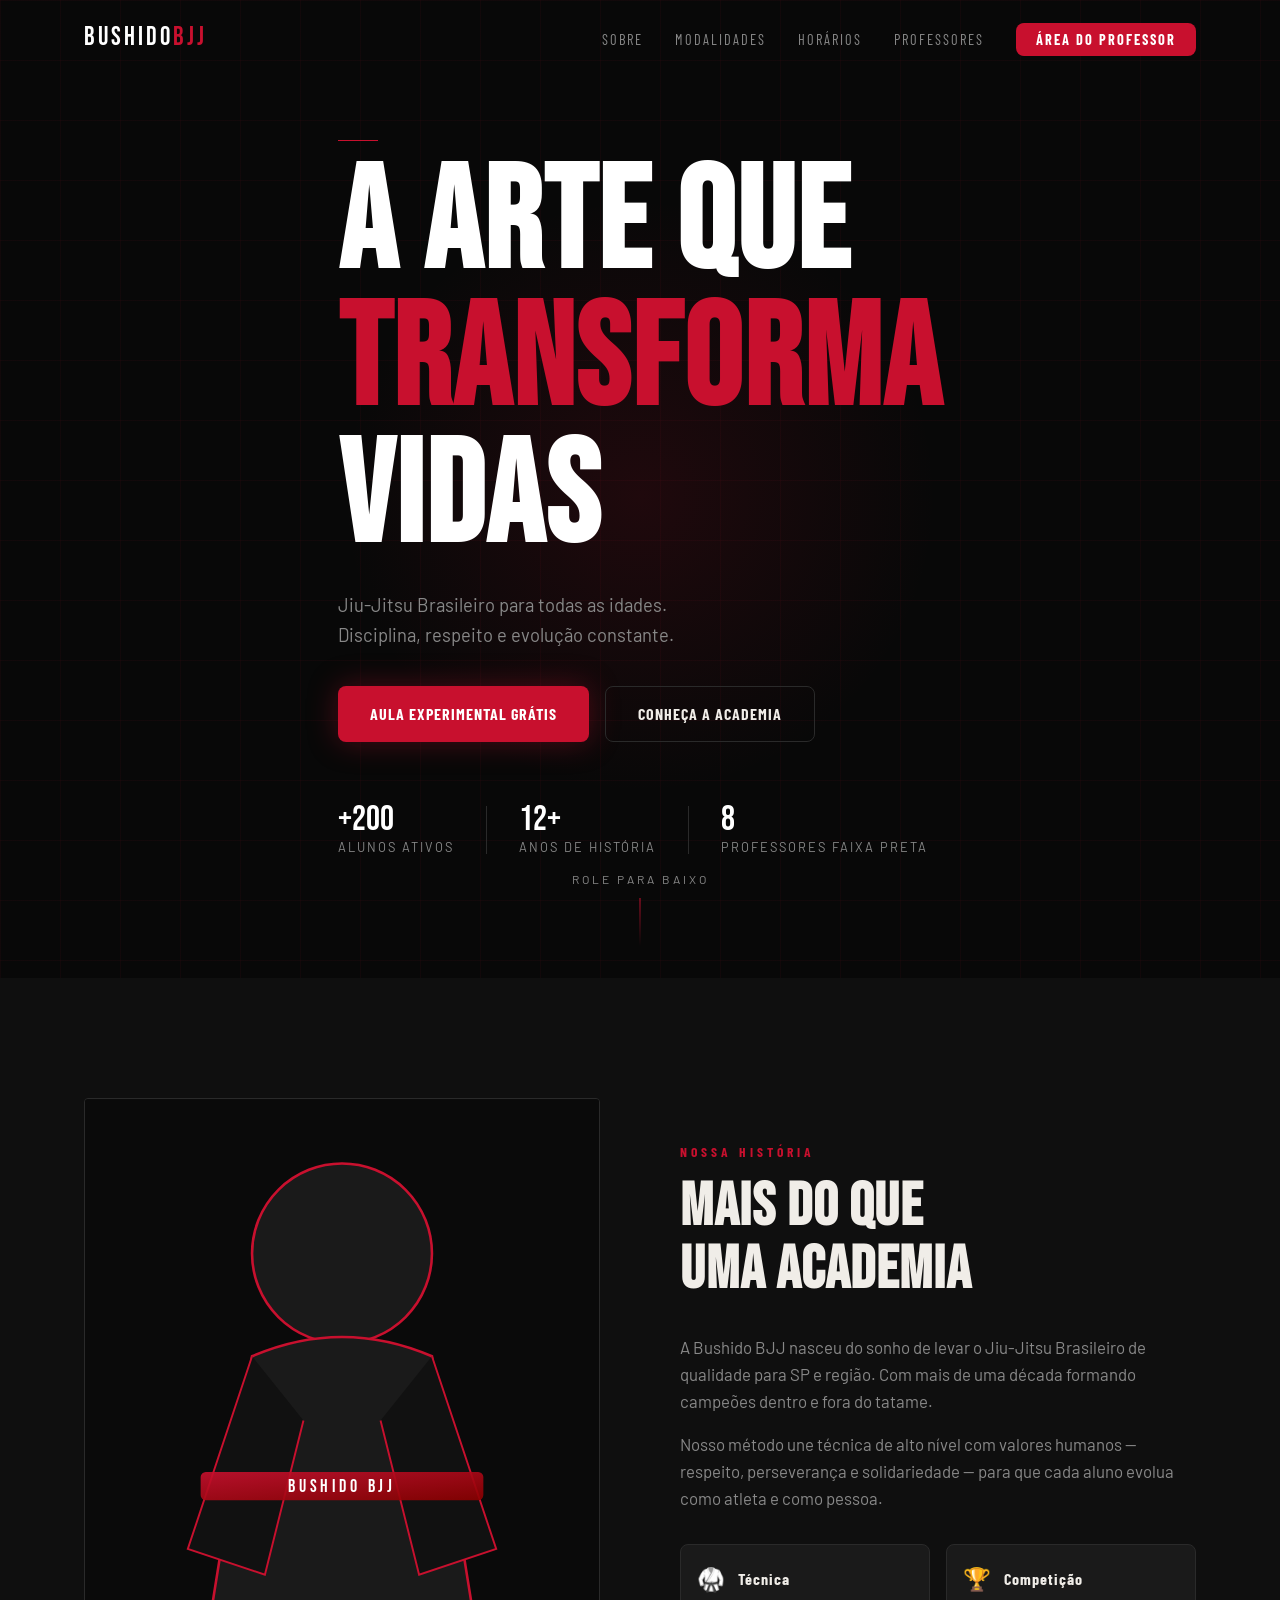
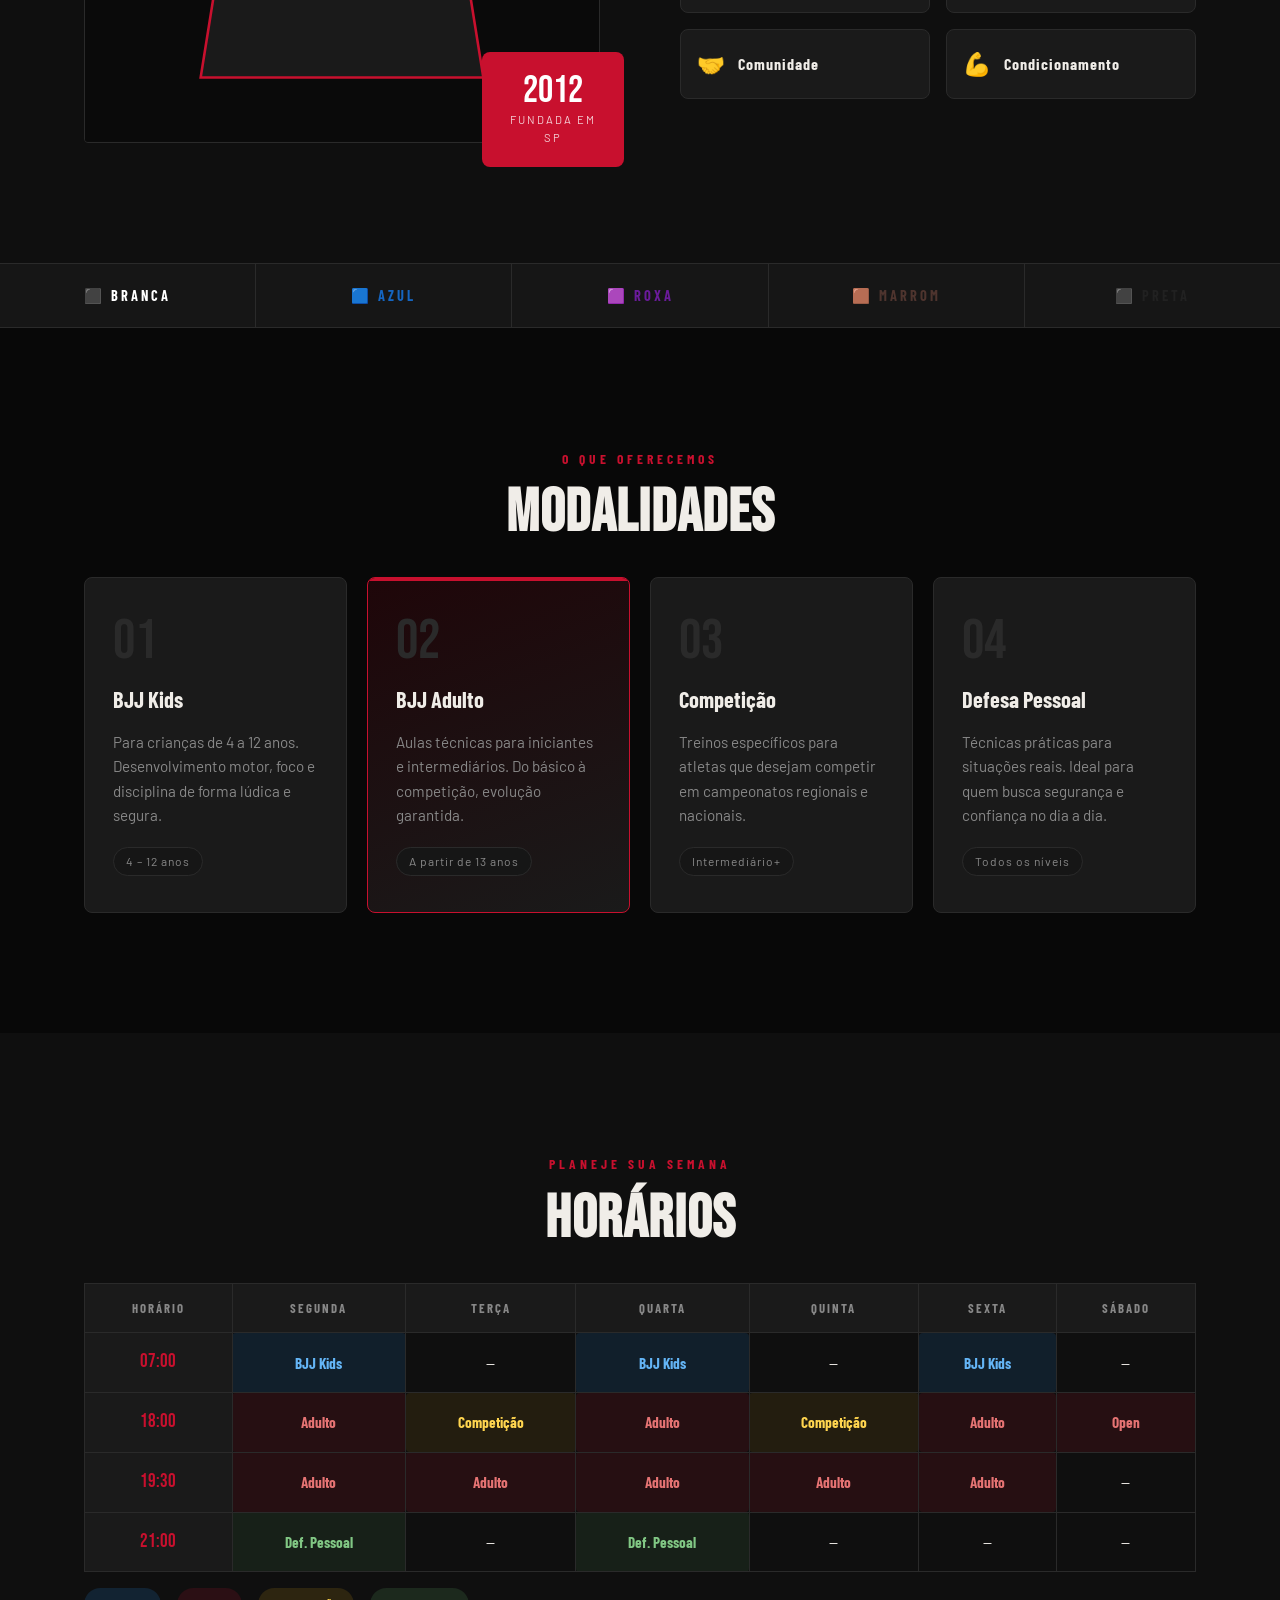
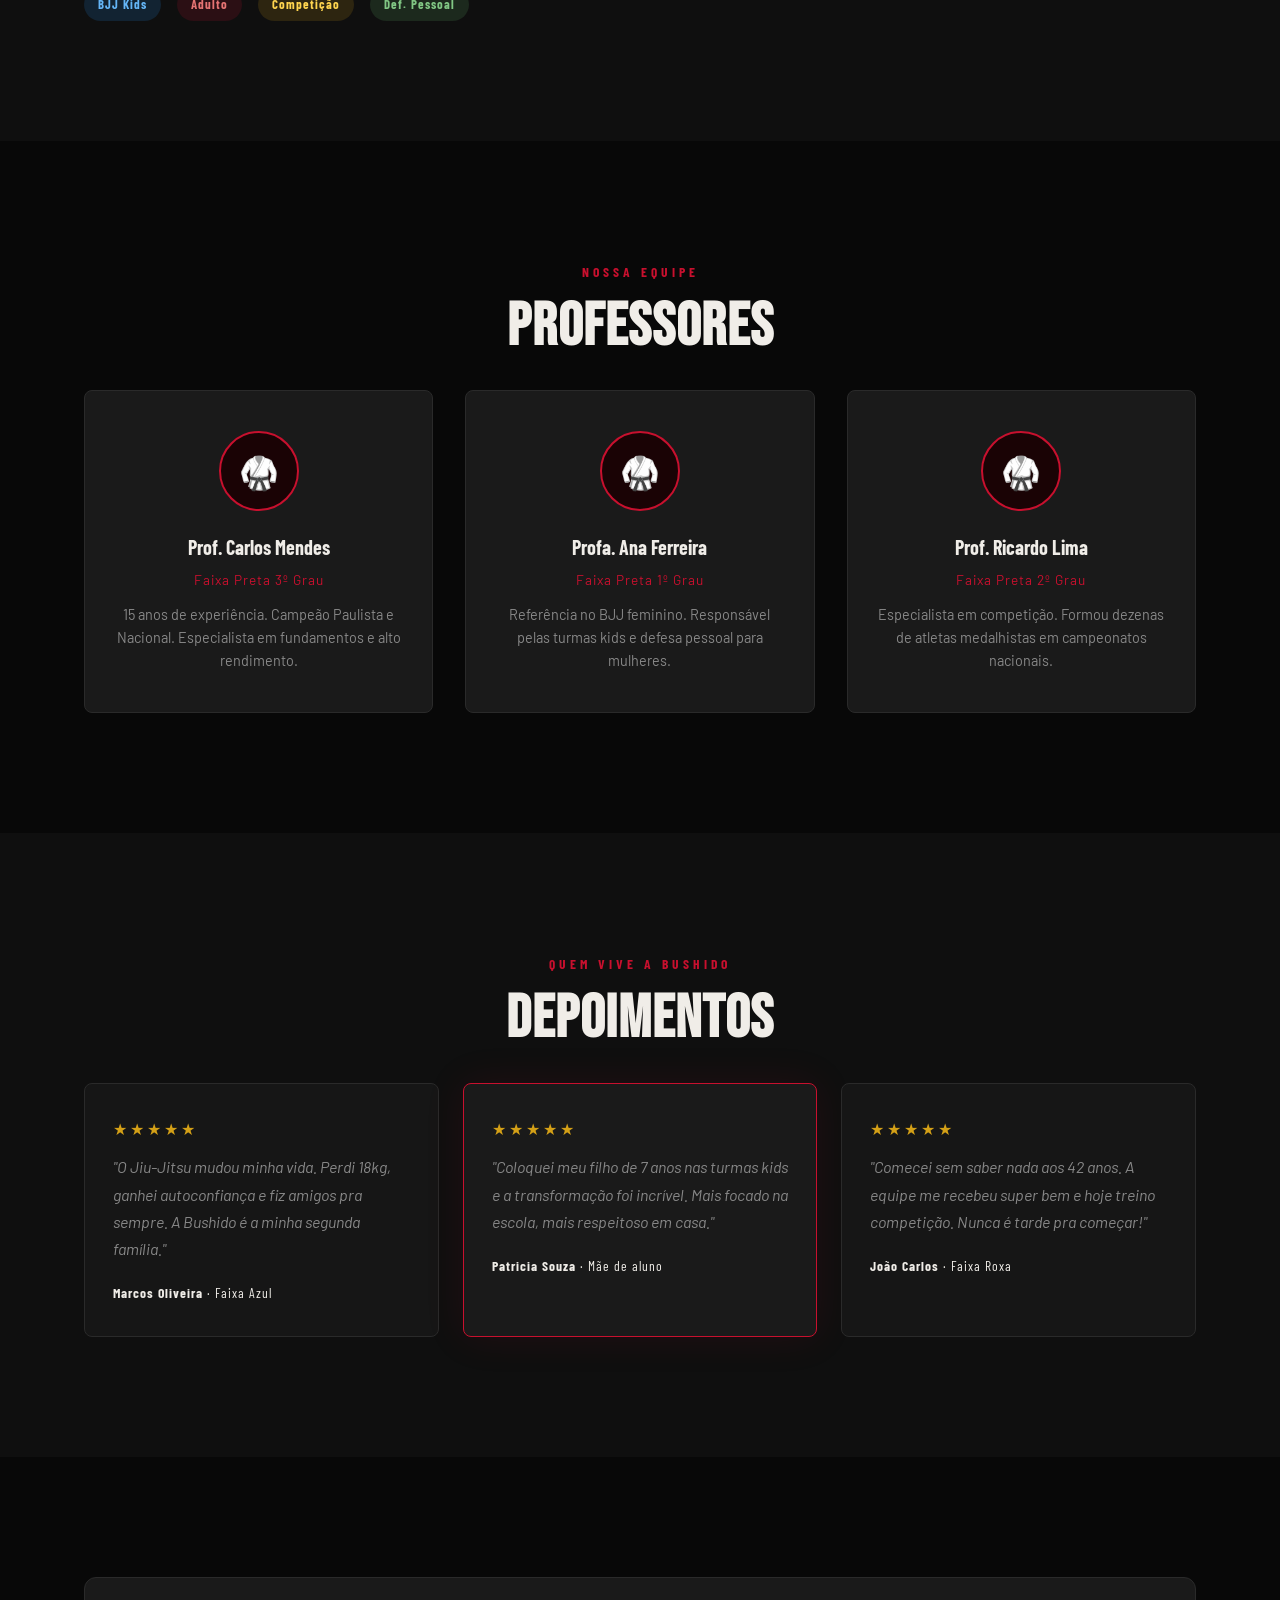
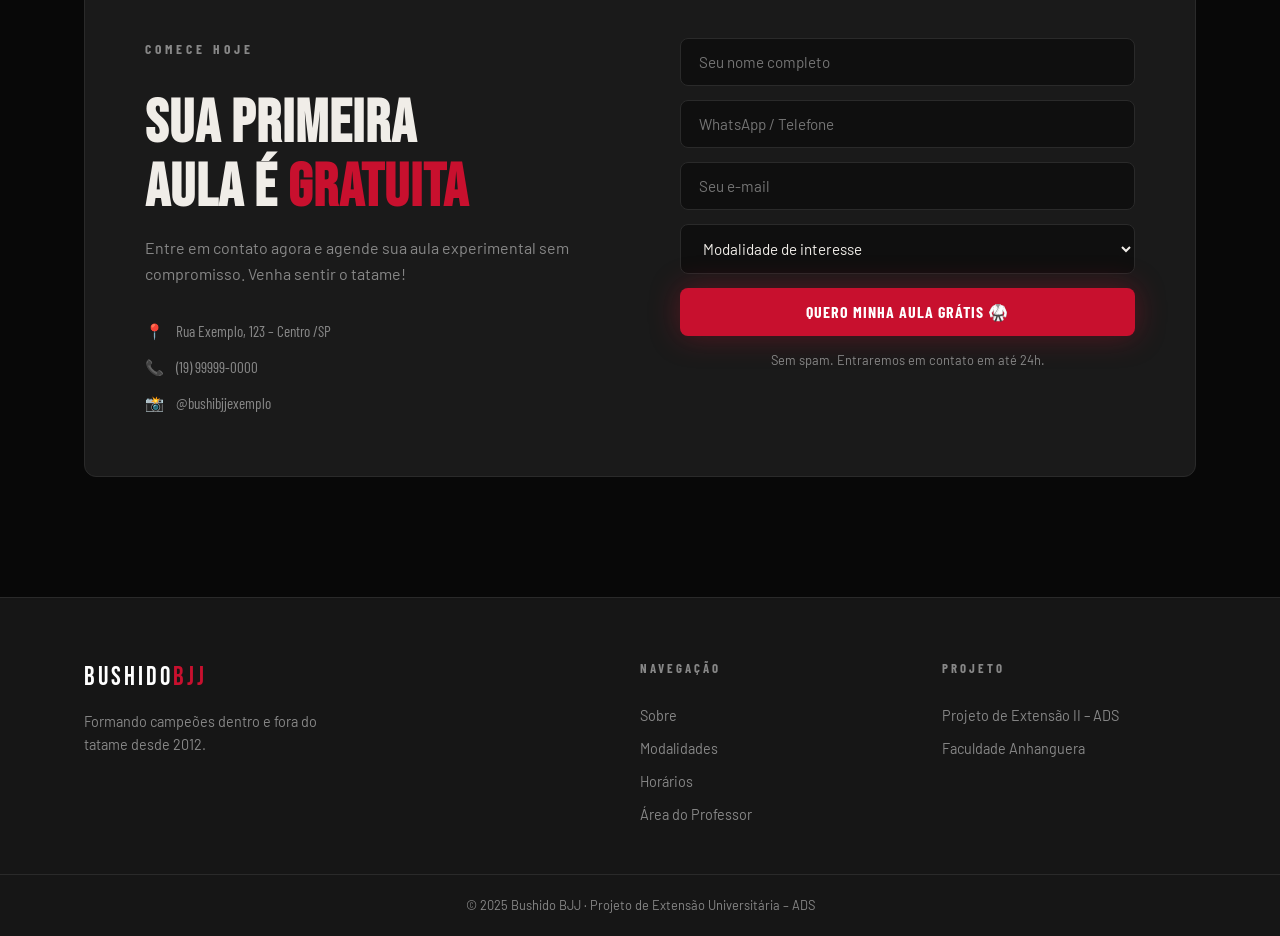
<file: index.html>
<!DOCTYPE html>
<html lang="pt-BR">
<head>
  <meta charset="UTF-8" />
  <meta name="viewport" content="width=device-width, initial-scale=1.0" />
  <title>Academia Bushido BJJ</title>
  <link rel="preconnect" href="https://fonts.googleapis.com" />
  <link rel="preconnect" href="https://fonts.gstatic.com" crossorigin />
  <link href="https://fonts.googleapis.com/css2?family=Bebas+Neue&family=Barlow:ital,wght@0,400;0,600;0,700;1,400&family=Barlow+Condensed:wght@300;400;700&display=swap" rel="stylesheet" />
  <link rel="stylesheet" href="css/landing.css" />
</head>
<body>

  <!-- NAV -->
  <nav class="nav" id="nav">
    <div class="nav-inner">
      <a href="index.html" class="nav-logo">BUSHIDO<span>BJJ</span></a>
      <ul class="nav-links">
        <li><a href="#sobre">Sobre</a></li>
        <li><a href="#modalidades">Modalidades</a></li>
        <li><a href="#horarios">Horários</a></li>
        <li><a href="#professores">Professores</a></li>
        <li><a href="pages/gestao.html" class="nav-cta">Área do Professor</a></li>
      </ul>
      <button class="nav-hamburger" id="hamburger" aria-label="Menu">
        <span></span><span></span><span></span>
      </button>
    </div>
  </nav>

  <!-- HERO -->
  <section class="hero" id="hero">
    <div class="hero-bg">
      <div class="hero-grid"></div>
      <div class="hero-glow"></div>
    </div>
    <div class="hero-content">
      <p class="hero-eyebrow"></p>
      <h1 class="hero-title">
        A ARTE QUE<br/>
        <span class="hero-title-accent">TRANSFORMA</span><br/>
        VIDAS
      </h1>
      <p class="hero-desc">Jiu-Jitsu Brasileiro para todas as idades.<br/>Disciplina, respeito e evolução constante.</p>
      <div class="hero-actions">
        <a href="#contato" class="btn btn-primary">Aula Experimental Grátis</a>
        <a href="#sobre" class="btn btn-ghost">Conheça a Academia</a>
      </div>
      <div class="hero-stats">
        <div class="stat"><span class="stat-n">+200</span><span class="stat-l">Alunos Ativos</span></div>
        <div class="stat-divider"></div>
        <div class="stat"><span class="stat-n">12+</span><span class="stat-l">Anos de História</span></div>
        <div class="stat-divider"></div>
        <div class="stat"><span class="stat-n">8</span><span class="stat-l">Professores Faixa Preta</span></div>
      </div>
    </div>
    <div class="hero-scroll-hint">
      <span>Role para baixo</span>
      <div class="scroll-line"></div>
    </div>
  </section>

  <!-- SOBRE -->
  <section class="sobre" id="sobre">
    <div class="container">
      <div class="sobre-grid">
        <div class="sobre-visual">
          <div class="sobre-img-wrap">
            <div class="sobre-img-placeholder">
              <svg viewBox="0 0 400 500" xmlns="http://www.w3.org/2000/svg">
                <defs>
                  <linearGradient id="bjjGrad" x1="0%" y1="0%" x2="100%" y2="100%">
                    <stop offset="0%" style="stop-color:#c8102e"/>
                    <stop offset="100%" style="stop-color:#8b0000"/>
                  </linearGradient>
                </defs>
                <rect width="400" height="500" fill="#0a0a0a"/>
                <!-- Gi silhouette -->
                <ellipse cx="200" cy="120" rx="70" ry="70" fill="#1a1a1a" stroke="#c8102e" stroke-width="2"/>
                <path d="M130 200 Q200 170 270 200 L310 450 L90 450 Z" fill="#1a1a1a" stroke="#c8102e" stroke-width="2"/>
                <path d="M130 200 L80 350 L140 370 L170 250" fill="#111" stroke="#c8102e" stroke-width="1.5"/>
                <path d="M270 200 L320 350 L260 370 L230 250" fill="#111" stroke="#c8102e" stroke-width="1.5"/>
                <!-- Belt -->
                <rect x="90" y="290" width="220" height="22" rx="4" fill="url(#bjjGrad)" opacity="0.9"/>
                <text x="200" y="306" text-anchor="middle" fill="white" font-family="Bebas Neue" font-size="14" letter-spacing="3">BUSHIDO BJJ</text>
              </svg>
            </div>
            <div class="sobre-badge">
              <span class="badge-year">2012</span>
              <span class="badge-text">Fundada em<br/>SP</span>
            </div>
          </div>
        </div>
        <div class="sobre-text">
          <p class="section-eyebrow">Nossa História</p>
          <h2 class="section-title">Mais do que<br/>uma academia</h2>
          <p class="sobre-p">A Bushido BJJ nasceu do sonho de levar o Jiu-Jitsu Brasileiro de qualidade para SP e região. Com mais de uma década formando campeões dentro e fora do tatame.</p>
          <p class="sobre-p">Nosso método une técnica de alto nível com valores humanos — respeito, perseverança e solidariedade — para que cada aluno evolua como atleta e como pessoa.</p>
          <div class="sobre-pillars">
            <div class="pillar"><div class="pillar-icon">🥋</div><span>Técnica</span></div>
            <div class="pillar"><div class="pillar-icon">🏆</div><span>Competição</span></div>
            <div class="pillar"><div class="pillar-icon">🤝</div><span>Comunidade</span></div>
            <div class="pillar"><div class="pillar-icon">💪</div><span>Condicionamento</span></div>
          </div>
        </div>
      </div>
    </div>
  </section>

  <!-- FAIXAS HIGHLIGHT -->
  <section class="faixas-strip">
    <div class="faixa-item" style="--c:#fff">⬛ Branca</div>
    <div class="faixa-item" style="--c:#1565C0">🟦 Azul</div>
    <div class="faixa-item" style="--c:#6A1B9A">🟪 Roxa</div>
    <div class="faixa-item" style="--c:#4E342E">🟫 Marrom</div>
    <div class="faixa-item" style="--c:#212121">⬛ Preta</div>
  </section>

  <!-- MODALIDADES -->
  <section class="modalidades" id="modalidades">
    <div class="container">
      <p class="section-eyebrow center">O que oferecemos</p>
      <h2 class="section-title center">Modalidades</h2>
      <div class="cards-grid">
        <div class="card">
          <div class="card-num">01</div>
          <h3>BJJ Kids</h3>
          <p>Para crianças de 4 a 12 anos. Desenvolvimento motor, foco e disciplina de forma lúdica e segura.</p>
          <span class="card-tag">4 – 12 anos</span>
        </div>
        <div class="card card-featured">
          <div class="card-num">02</div>
          <h3>BJJ Adulto</h3>
          <p>Aulas técnicas para iniciantes e intermediários. Do básico à competição, evolução garantida.</p>
          <span class="card-tag">A partir de 13 anos</span>
        </div>
        <div class="card">
          <div class="card-num">03</div>
          <h3>Competição</h3>
          <p>Treinos específicos para atletas que desejam competir em campeonatos regionais e nacionais.</p>
          <span class="card-tag">Intermediário+</span>
        </div>
        <div class="card">
          <div class="card-num">04</div>
          <h3>Defesa Pessoal</h3>
          <p>Técnicas práticas para situações reais. Ideal para quem busca segurança e confiança no dia a dia.</p>
          <span class="card-tag">Todos os níveis</span>
        </div>
      </div>
    </div>
  </section>

  <!-- HORÁRIOS -->
  <section class="horarios" id="horarios">
    <div class="container">
      <p class="section-eyebrow center">Planeje sua semana</p>
      <h2 class="section-title center">Horários</h2>
      <div class="schedule-wrap">
        <table class="schedule-table">
          <thead>
            <tr>
              <th>Horário</th>
              <th>Segunda</th>
              <th>Terça</th>
              <th>Quarta</th>
              <th>Quinta</th>
              <th>Sexta</th>
              <th>Sábado</th>
            </tr>
          </thead>
          <tbody>
            <tr>
              <td class="time">07:00</td>
              <td class="class-cell kids">BJJ Kids</td>
              <td>—</td>
              <td class="class-cell kids">BJJ Kids</td>
              <td>—</td>
              <td class="class-cell kids">BJJ Kids</td>
              <td>—</td>
            </tr>
            <tr>
              <td class="time">18:00</td>
              <td class="class-cell adult">Adulto</td>
              <td class="class-cell comp">Competição</td>
              <td class="class-cell adult">Adulto</td>
              <td class="class-cell comp">Competição</td>
              <td class="class-cell adult">Adulto</td>
              <td class="class-cell adult">Open</td>
            </tr>
            <tr>
              <td class="time">19:30</td>
              <td class="class-cell adult">Adulto</td>
              <td class="class-cell adult">Adulto</td>
              <td class="class-cell adult">Adulto</td>
              <td class="class-cell adult">Adulto</td>
              <td class="class-cell adult">Adulto</td>
              <td>—</td>
            </tr>
            <tr>
              <td class="time">21:00</td>
              <td class="class-cell def">Def. Pessoal</td>
              <td>—</td>
              <td class="class-cell def">Def. Pessoal</td>
              <td>—</td>
              <td>—</td>
              <td>—</td>
            </tr>
          </tbody>
        </table>
        <div class="schedule-legend">
          <span class="leg kids">BJJ Kids</span>
          <span class="leg adult">Adulto</span>
          <span class="leg comp">Competição</span>
          <span class="leg def">Def. Pessoal</span>
        </div>
      </div>
    </div>
  </section>

  <!-- PROFESSORES -->
  <section class="professores" id="professores">
    <div class="container">
      <p class="section-eyebrow center">Nossa equipe</p>
      <h2 class="section-title center">Professores</h2>
      <div class="prof-grid">
        <div class="prof-card">
          <div class="prof-avatar black-belt">
            <span class="belt-emoji">🥋</span>
          </div>
          <h3>Prof. Carlos Mendes</h3>
          <p class="prof-faixa">Faixa Preta 3º Grau</p>
          <p class="prof-bio">15 anos de experiência. Campeão Paulista e Nacional. Especialista em fundamentos e alto rendimento.</p>
        </div>
        <div class="prof-card">
          <div class="prof-avatar black-belt">
            <span class="belt-emoji">🥋</span>
          </div>
          <h3>Profa. Ana Ferreira</h3>
          <p class="prof-faixa">Faixa Preta 1º Grau</p>
          <p class="prof-bio">Referência no BJJ feminino. Responsável pelas turmas kids e defesa pessoal para mulheres.</p>
        </div>
        <div class="prof-card">
          <div class="prof-avatar black-belt">
            <span class="belt-emoji">🥋</span>
          </div>
          <h3>Prof. Ricardo Lima</h3>
          <p class="prof-faixa">Faixa Preta 2º Grau</p>
          <p class="prof-bio">Especialista em competição. Formou dezenas de atletas medalhistas em campeonatos nacionais.</p>
        </div>
      </div>
    </div>
  </section>

  <!-- DEPOIMENTOS -->
  <section class="depoimentos">
    <div class="container">
      <p class="section-eyebrow center">Quem vive a Bushido</p>
      <h2 class="section-title center">Depoimentos</h2>
      <div class="dep-grid">
        <div class="dep-card">
          <div class="dep-stars">★★★★★</div>
          <p>"O Jiu-Jitsu mudou minha vida. Perdi 18kg, ganhei autoconfiança e fiz amigos pra sempre. A Bushido é a minha segunda família."</p>
          <div class="dep-author"><strong>Marcos Oliveira</strong> · Faixa Azul</div>
        </div>
        <div class="dep-card dep-card-highlight">
          <div class="dep-stars">★★★★★</div>
          <p>"Coloquei meu filho de 7 anos nas turmas kids e a transformação foi incrível. Mais focado na escola, mais respeitoso em casa."</p>
          <div class="dep-author"><strong>Patricia Souza</strong> · Mãe de aluno</div>
        </div>
        <div class="dep-card">
          <div class="dep-stars">★★★★★</div>
          <p>"Comecei sem saber nada aos 42 anos. A equipe me recebeu super bem e hoje treino competição. Nunca é tarde pra começar!"</p>
          <div class="dep-author"><strong>João Carlos</strong> · Faixa Roxa</div>
        </div>
      </div>
    </div>
  </section>

  <!-- CONTATO / CTA -->
  <section class="contato" id="contato">
    <div class="container">
      <div class="contato-box">
        <div class="contato-text">
          <p class="section-eyebrow">Comece hoje</p>
          <h2 class="section-title">Sua primeira<br/>aula é <span class="accent">gratuita</span></h2>
          <p>Entre em contato agora e agende sua aula experimental sem compromisso. Venha sentir o tatame!</p>
          <div class="contato-info">
            <div class="info-row">📍 <span>Rua Exemplo, 123 – Centro /SP</span></div>
            <div class="info-row">📞 <span>(19) 99999-0000</span></div>
            <div class="info-row">📸 <span>@bushibjjexemplo</span></div>
          </div>
        </div>
        <form class="contato-form" id="contactForm">
          <input type="text" placeholder="Seu nome completo" required />
          <input type="tel" placeholder="WhatsApp / Telefone" required />
          <input type="email" placeholder="Seu e-mail" />
          <select>
            <option value="">Modalidade de interesse</option>
            <option>BJJ Kids (4–12 anos)</option>
            <option>BJJ Adulto</option>
            <option>Competição</option>
            <option>Defesa Pessoal</option>
          </select>
          <button type="submit" class="btn btn-primary full-w">Quero Minha Aula Grátis 🥋</button>
          <p class="form-note">Sem spam. Entraremos em contato em até 24h.</p>
        </form>
      </div>
    </div>
  </section>

  <!-- FOOTER -->
  <footer class="footer">
    <div class="container footer-inner">
      <div class="footer-brand">
        <span class="nav-logo">BUSHIDO<span>BJJ</span></span>
        <p>Formando campeões dentro e fora do tatame desde 2012.</p>
      </div>
      <div class="footer-links">
        <p class="footer-title">Navegação</p>
        <a href="#sobre">Sobre</a>
        <a href="#modalidades">Modalidades</a>
        <a href="#horarios">Horários</a>
        <a href="pages/gestao.html">Área do Professor</a>
      </div>
      <div class="footer-links">
        <p class="footer-title">Projeto</p>
        <a href="#">Projeto de Extensão II – ADS</a>
        <a href="#">Faculdade Anhanguera</a>
      </div>
    </div>
    <div class="footer-bottom">
      <p>© 2025 Bushido BJJ · Projeto de Extensão Universitária – ADS</p>
    </div>
  </footer>

  <script src="js/landing.js"></script>
</body>
</html>
</file>
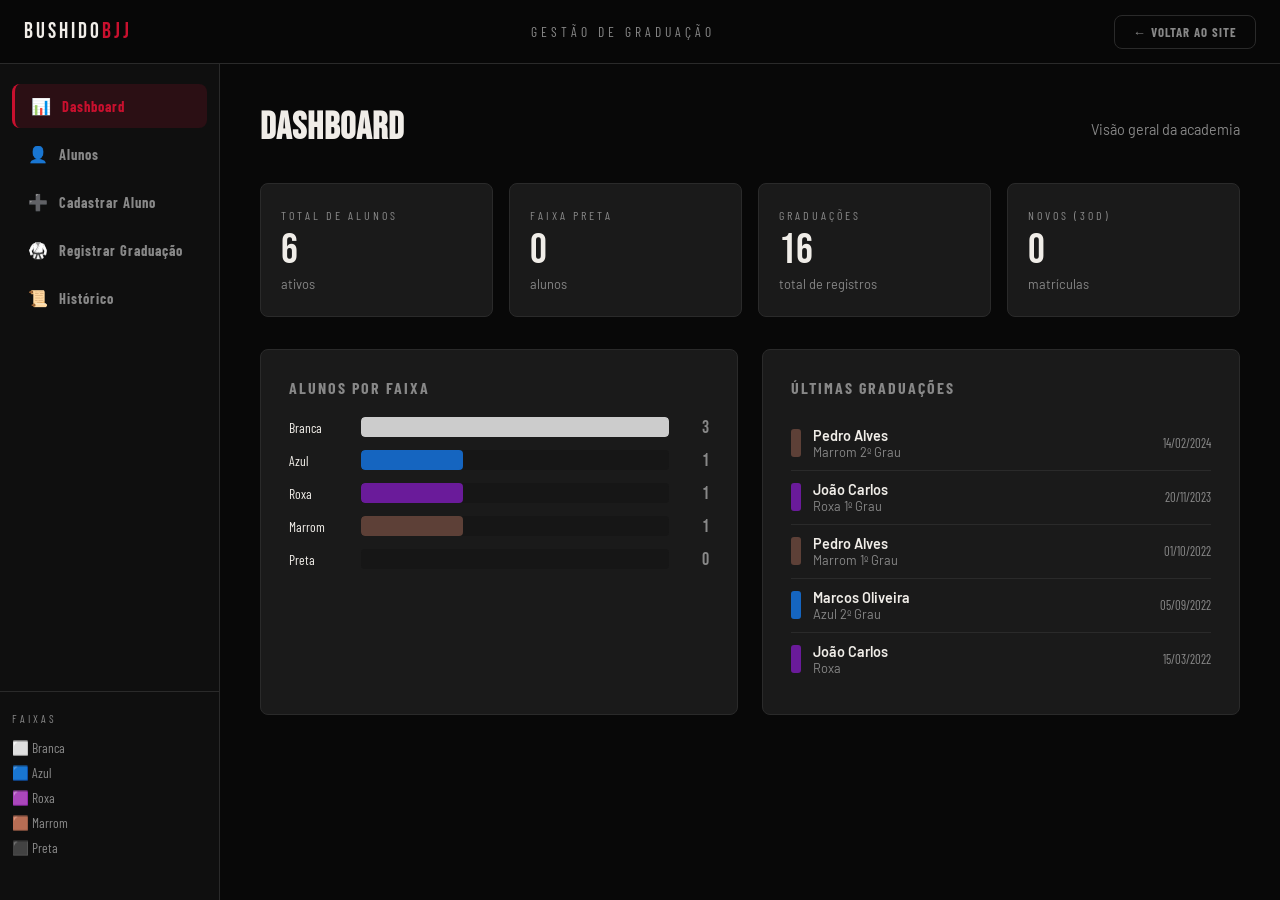
<file: pages/gestao.html>
<!DOCTYPE html>
<html lang="pt-BR">
<head>
  <meta charset="UTF-8" />
  <meta name="viewport" content="width=device-width, initial-scale=1.0" />
  <title>Gestão de Graduação – Bushido BJJ</title>
  <link rel="preconnect" href="https://fonts.googleapis.com" />
  <link href="https://fonts.googleapis.com/css2?family=Bebas+Neue&family=Barlow:wght@400;600;700&family=Barlow+Condensed:wght@300;400;700&display=swap" rel="stylesheet" />
  <link rel="stylesheet" href="../css/gestao.css" />
</head>
<body>

  <nav class="nav scrolled">
    <div class="nav-inner">
      <a href="../index.html" class="nav-logo">BUSHIDO<span>BJJ</span></a>
      <div class="nav-title">Gestão de Graduação</div>
      <a href="../index.html" class="btn btn-ghost sm">← Voltar ao Site</a>
    </div>
  </nav>

  <div class="app-layout">

    <!-- SIDEBAR -->
    <aside class="sidebar">
      <nav class="sidebar-nav">
        <button class="sidebar-btn active" data-view="dashboard">
          <span class="sb-icon">📊</span> Dashboard
        </button>
        <button class="sidebar-btn" data-view="alunos">
          <span class="sb-icon">👤</span> Alunos
        </button>
        <button class="sidebar-btn" data-view="cadastrar">
          <span class="sb-icon">➕</span> Cadastrar Aluno
        </button>
        <button class="sidebar-btn" data-view="graduacao">
          <span class="sb-icon">🥋</span> Registrar Graduação
        </button>
        <button class="sidebar-btn" data-view="historico">
          <span class="sb-icon">📜</span> Histórico
        </button>
      </nav>
      <div class="sidebar-belt-legend">
        <p class="sidebar-legend-title">Faixas</p>
        <div class="belt-leg" data-faixa="branca">⬜ Branca</div>
        <div class="belt-leg" data-faixa="azul">🟦 Azul</div>
        <div class="belt-leg" data-faixa="roxa">🟪 Roxa</div>
        <div class="belt-leg" data-faixa="marrom">🟫 Marrom</div>
        <div class="belt-leg" data-faixa="preta">⬛ Preta</div>
      </div>
    </aside>

    <!-- MAIN CONTENT -->
    <main class="main-content">

      <!-- DASHBOARD -->
      <div class="view active" id="view-dashboard">
        <div class="view-header">
          <h1>Dashboard</h1>
          <p class="view-sub">Visão geral da academia</p>
        </div>
        <div class="stats-row" id="dashStats"></div>
        <div class="dash-charts">
          <div class="chart-card">
            <h3>Alunos por Faixa</h3>
            <div class="belt-chart" id="beltChart"></div>
          </div>
          <div class="chart-card">
            <h3>Últimas Graduações</h3>
            <div class="recent-list" id="recentGrads"></div>
          </div>
        </div>
      </div>

      <!-- ALUNOS -->
      <div class="view" id="view-alunos">
        <div class="view-header">
          <h1>Alunos Cadastrados</h1>
          <div class="header-actions">
            <input type="text" id="searchAluno" class="search-input" placeholder="Buscar aluno..." />
            <button class="btn btn-primary sm" onclick="switchView('cadastrar')">+ Novo Aluno</button>
          </div>
        </div>
        <div class="filter-row" id="filterRow">
          <button class="filter-btn active" data-filter="todos">Todos</button>
          <button class="filter-btn" data-filter="branca">Branca</button>
          <button class="filter-btn" data-filter="azul">Azul</button>
          <button class="filter-btn" data-filter="roxa">Roxa</button>
          <button class="filter-btn" data-filter="marrom">Marrom</button>
          <button class="filter-btn" data-filter="preta">Preta</button>
        </div>
        <div class="alunos-grid" id="alunosGrid"></div>
      </div>

      <!-- CADASTRAR -->
      <div class="view" id="view-cadastrar">
        <div class="view-header">
          <h1>Cadastrar Novo Aluno</h1>
        </div>
        <div class="form-card">
          <form id="formCadastro" class="app-form">
            <div class="form-row two">
              <div class="field">
                <label>Nome Completo *</label>
                <input type="text" id="cad-nome" required placeholder="Ex: João da Silva" />
              </div>
              <div class="field">
                <label>CPF / RG</label>
                <input type="text" id="cad-doc" placeholder="000.000.000-00" />
              </div>
            </div>
            <div class="form-row two">
              <div class="field">
                <label>Data de Nascimento *</label>
                <input type="date" id="cad-nasc" required />
              </div>
              <div class="field">
                <label>Telefone / WhatsApp</label>
                <input type="tel" id="cad-tel" placeholder="(19) 99999-0000" />
              </div>
            </div>
            <div class="form-row two">
              <div class="field">
                <label>E-mail</label>
                <input type="email" id="cad-email" placeholder="joao@email.com" />
              </div>
              <div class="field">
                <label>Data de Matrícula *</label>
                <input type="date" id="cad-matricula" required />
              </div>
            </div>
            <div class="form-row two">
              <div class="field">
                <label>Faixa Inicial *</label>
                <select id="cad-faixa" required>
                  <option value="branca">Branca</option>
                  <option value="azul">Azul</option>
                  <option value="roxa">Roxa</option>
                  <option value="marrom">Marrom</option>
                  <option value="preta">Preta</option>
                </select>
              </div>
              <div class="field">
                <label>Grau Inicial</label>
                <select id="cad-grau">
                  <option value="0">Sem grau</option>
                  <option value="1">1º Grau</option>
                  <option value="2">2º Grau</option>
                  <option value="3">3º Grau</option>
                  <option value="4">4º Grau</option>
                </select>
              </div>
            </div>
            <div class="form-row">
              <div class="field">
                <label>Observações</label>
                <textarea id="cad-obs" rows="3" placeholder="Lesões, informações relevantes..."></textarea>
              </div>
            </div>
            <div class="form-actions">
              <button type="button" class="btn btn-ghost" onclick="switchView('alunos')">Cancelar</button>
              <button type="submit" class="btn btn-primary">Cadastrar Aluno</button>
            </div>
          </form>
        </div>
      </div>

      <!-- GRADUAÇÃO -->
      <div class="view" id="view-graduacao">
        <div class="view-header">
          <h1>Registrar Graduação</h1>
          <p class="view-sub">Registre a nova faixa ou grau de um aluno</p>
        </div>
        <div class="form-card">
          <form id="formGraduacao" class="app-form">
            <div class="form-row">
              <div class="field">
                <label>Selecionar Aluno *</label>
                <select id="grad-aluno" required>
                  <option value="">— Selecione o aluno —</option>
                </select>
              </div>
            </div>
            <div class="aluno-preview" id="alunoPreview" style="display:none">
              <div class="preview-belt" id="previewBelt"></div>
              <div class="preview-info" id="previewInfo"></div>
            </div>
            <div class="form-row two">
              <div class="field">
                <label>Nova Faixa *</label>
                <select id="grad-faixa" required>
                  <option value="">— Selecione —</option>
                  <option value="branca">Branca</option>
                  <option value="azul">Azul</option>
                  <option value="roxa">Roxa</option>
                  <option value="marrom">Marrom</option>
                  <option value="preta">Preta</option>
                </select>
              </div>
              <div class="field">
                <label>Grau *</label>
                <select id="grad-grau" required>
                  <option value="0">Sem grau</option>
                  <option value="1">1º Grau</option>
                  <option value="2">2º Grau</option>
                  <option value="3">3º Grau</option>
                  <option value="4">4º Grau</option>
                </select>
              </div>
            </div>
            <div class="form-row two">
              <div class="field">
                <label>Data da Graduação *</label>
                <input type="date" id="grad-data" required />
              </div>
              <div class="field">
                <label>Professor Responsável</label>
                <input type="text" id="grad-prof" placeholder="Nome do professor" />
              </div>
            </div>
            <div class="form-row">
              <div class="field">
                <label>Observações / Motivo</label>
                <textarea id="grad-obs" rows="3" placeholder="Critérios que levaram à graduação..."></textarea>
              </div>
            </div>
            <div class="form-actions">
              <button type="button" class="btn btn-ghost" onclick="switchView('alunos')">Cancelar</button>
              <button type="submit" class="btn btn-primary">Registrar Graduação 🥋</button>
            </div>
          </form>
        </div>
      </div>

      <!-- HISTÓRICO -->
      <div class="view" id="view-historico">
        <div class="view-header">
          <h1>Histórico de Graduações</h1>
          <div class="header-actions">
            <select id="histAlunoFilter" class="search-input">
              <option value="">Todos os alunos</option>
            </select>
          </div>
        </div>
        <div class="historico-list" id="historicoList"></div>
      </div>

    </main>
  </div>

  <!-- MODAL DETALHES -->
  <div class="modal-overlay" id="modalOverlay">
    <div class="modal" id="alunoModal">
      <button class="modal-close" id="modalClose">✕</button>
      <div id="modalContent"></div>
    </div>
  </div>

  <!-- TOAST -->
  <div class="toast" id="toast"></div>

  <script src="../js/gestao.js"></script>
</body>
</html>
</file>
<file: css/landing.css>
/* ============================================================
   BUSHIDO BJJ – Landing Page Styles
   ============================================================ */

:root {
  --red:      #c8102e;
  --red-dark: #8b0000;
  --gold:     #d4a017;
  --bg:       #080808;
  --bg2:      #0f0f0f;
  --bg3:      #161616;
  --surface:  #1a1a1a;
  --border:   #2a2a2a;
  --text:     #f0ede8;
  --muted:    #888;
  --white:    #ffffff;

  --font-display: 'Bebas Neue', sans-serif;
  --font-body:    'Barlow', sans-serif;
  --font-cond:    'Barlow Condensed', sans-serif;

  --radius:  8px;
  --shadow:  0 4px 40px rgba(0,0,0,.6);
}

*, *::before, *::after { box-sizing: border-box; margin: 0; padding: 0; }

html { scroll-behavior: smooth; }

body {
  background: var(--bg);
  color: var(--text);
  font-family: var(--font-body);
  font-size: 16px;
  line-height: 1.6;
  overflow-x: hidden;
}

a { color: inherit; text-decoration: none; }
img, svg { display: block; }

.container { max-width: 1160px; margin: 0 auto; padding: 0 24px; }

/* ── Buttons ── */
.btn {
  display: inline-flex; align-items: center; justify-content: center;
  gap: 8px;
  padding: 14px 32px;
  border-radius: var(--radius);
  font-family: var(--font-cond);
  font-weight: 700;
  font-size: 1rem;
  letter-spacing: 1px;
  text-transform: uppercase;
  cursor: pointer;
  border: none;
  transition: all .25s ease;
}
.btn-primary {
  background: var(--red);
  color: #fff;
  box-shadow: 0 0 30px rgba(200,16,46,.35);
}
.btn-primary:hover {
  background: #e8112f;
  box-shadow: 0 0 45px rgba(200,16,46,.55);
  transform: translateY(-2px);
}
.btn-ghost {
  background: transparent;
  color: var(--text);
  border: 1px solid var(--border);
}
.btn-ghost:hover {
  border-color: var(--red);
  color: var(--red);
}
.full-w { width: 100%; }

/* ── Typography helpers ── */
.section-eyebrow {
  font-family: var(--font-cond);
  font-size: .85rem;
  font-weight: 700;
  letter-spacing: 4px;
  text-transform: uppercase;
  color: var(--red);
  margin-bottom: 12px;
}
.section-eyebrow.center, .section-title.center { text-align: center; }

.section-title {
  font-family: var(--font-display);
  font-size: clamp(2.4rem, 5vw, 3.8rem);
  line-height: 1.05;
  margin-bottom: 32px;
  letter-spacing: 1px;
}
.accent { color: var(--red); }

/* ── NAV ── */
.nav {
  position: fixed; top: 0; left: 0; right: 0; z-index: 100;
  padding: 18px 0;
  transition: background .3s, padding .3s;
}
.nav.scrolled {
  background: rgba(8,8,8,.95);
  backdrop-filter: blur(12px);
  padding: 12px 0;
  border-bottom: 1px solid var(--border);
}
.nav-inner {
  max-width: 1160px; margin: 0 auto; padding: 0 24px;
  display: flex; align-items: center; justify-content: space-between;
}
.nav-logo {
  font-family: var(--font-display);
  font-size: 1.6rem;
  letter-spacing: 3px;
  color: var(--white);
}
.nav-logo span { color: var(--red); }
.nav-links { display: flex; align-items: center; gap: 32px; list-style: none; }
.nav-links a { font-family: var(--font-cond); font-size: .9rem; letter-spacing: 2px; text-transform: uppercase; color: var(--muted); transition: color .2s; }
.nav-links a:hover { color: var(--text); }
.nav-cta {
  padding: 8px 20px; background: var(--red); color: #fff !important;
  border-radius: var(--radius); font-weight: 700;
}
.nav-cta:hover { background: #e8112f !important; }
.nav-hamburger { display: none; flex-direction: column; gap: 5px; background: none; border: none; cursor: pointer; }
.nav-hamburger span { display: block; width: 24px; height: 2px; background: var(--text); transition: all .3s; }

/* ── HERO ── */
.hero {
  min-height: 100vh; position: relative;
  display: flex; align-items: center;
  overflow: hidden; padding-top: 80px;
}
.hero-bg { position: absolute; inset: 0; }
.hero-grid {
  position: absolute; inset: 0;
  background-image:
    linear-gradient(rgba(200,16,46,.05) 1px, transparent 1px),
    linear-gradient(90deg, rgba(200,16,46,.05) 1px, transparent 1px);
  background-size: 60px 60px;
  animation: gridPan 20s linear infinite;
}
@keyframes gridPan { to { background-position: 60px 60px; } }

.hero-glow {
  position: absolute; top: 20%; left: 50%; transform: translateX(-50%);
  width: 600px; height: 600px; border-radius: 50%;
  background: radial-gradient(circle, rgba(200,16,46,.12) 0%, transparent 70%);
  pointer-events: none;
}
.hero-content {
  position: relative; z-index: 2;
  max-width: 1160px; margin: 0 auto; padding: 0 24px;
  padding-top: 60px; padding-bottom: 120px;
}
.hero-eyebrow {
  font-family: var(--font-cond);
  font-size: .85rem; letter-spacing: 5px; text-transform: uppercase;
  color: var(--red); margin-bottom: 16px;
  display: flex; align-items: center; gap: 12px;
}
.hero-eyebrow::before {
  content: ''; display: block; width: 40px; height: 1px; background: var(--red);
}
.hero-title {
  font-family: var(--font-display);
  font-size: clamp(4rem, 12vw, 9rem);
  line-height: .95; letter-spacing: 2px;
  color: var(--white);
  margin-bottom: 24px;
  animation: fadeUp .8s ease both;
}
.hero-title-accent { color: var(--red); position: relative; }
@keyframes fadeUp { from { opacity:0; transform:translateY(40px); } to { opacity:1; transform:translateY(0); } }

.hero-desc {
  font-size: 1.15rem; color: var(--muted); max-width: 480px;
  margin-bottom: 36px;
  animation: fadeUp .8s .2s ease both;
}
.hero-actions {
  display: flex; gap: 16px; flex-wrap: wrap;
  margin-bottom: 60px;
  animation: fadeUp .8s .4s ease both;
}
.hero-stats {
  display: flex; align-items: center; gap: 32px; flex-wrap: wrap;
  animation: fadeUp .8s .6s ease both;
}
.stat { display: flex; flex-direction: column; }
.stat-n { font-family: var(--font-display); font-size: 2.2rem; color: var(--white); line-height: 1; }
.stat-l { font-size: .8rem; letter-spacing: 2px; text-transform: uppercase; color: var(--muted); }
.stat-divider { width: 1px; height: 48px; background: var(--border); }
.hero-scroll-hint {
  position: absolute; bottom: 32px; left: 50%; transform: translateX(-50%);
  display: flex; flex-direction: column; align-items: center; gap: 8px;
  font-size: .75rem; letter-spacing: 3px; text-transform: uppercase; color: var(--muted);
}
.scroll-line {
  width: 1px; height: 48px;
  background: linear-gradient(to bottom, var(--red), transparent);
  animation: scrollPulse 1.5s ease-in-out infinite;
}
@keyframes scrollPulse { 0%,100%{opacity:.4} 50%{opacity:1} }

/* ── SOBRE ── */
.sobre { padding: 120px 0; background: var(--bg2); }
.sobre-grid { display: grid; grid-template-columns: 1fr 1fr; gap: 80px; align-items: center; }
.sobre-img-wrap { position: relative; }
.sobre-img-placeholder {
  width: 100%; aspect-ratio: 4/5; border-radius: 4px;
  overflow: hidden; border: 1px solid var(--border);
}
.sobre-img-placeholder svg { width: 100%; height: 100%; }
.sobre-badge {
  position: absolute; bottom: -24px; right: -24px;
  background: var(--red); padding: 20px 28px; border-radius: var(--radius);
  display: flex; flex-direction: column; align-items: center;
}
.badge-year { font-family: var(--font-display); font-size: 2.4rem; color: #fff; line-height: 1; }
.badge-text { font-size: .7rem; letter-spacing: 2px; text-transform: uppercase; color: rgba(255,255,255,.8); text-align: center; }
.sobre-p { color: var(--muted); margin-bottom: 16px; font-size: 1.05rem; }
.sobre-pillars { display: grid; grid-template-columns: 1fr 1fr; gap: 16px; margin-top: 32px; }
.pillar {
  display: flex; align-items: center; gap: 12px;
  padding: 16px; background: var(--surface); border: 1px solid var(--border); border-radius: var(--radius);
  font-family: var(--font-cond); font-weight: 700; letter-spacing: 1px;
}
.pillar-icon { font-size: 1.4rem; }

/* ── FAIXAS STRIP ── */
.faixas-strip {
  display: flex; overflow: hidden;
  background: var(--bg3); border-top: 1px solid var(--border); border-bottom: 1px solid var(--border);
}
.faixa-item {
  flex: 1; padding: 20px;
  text-align: center;
  font-family: var(--font-cond); font-size: .9rem; font-weight: 700;
  letter-spacing: 3px; text-transform: uppercase;
  color: var(--c, #fff);
  border-right: 1px solid var(--border);
  transition: background .2s;
}
.faixa-item:last-child { border-right: none; }
.faixa-item:hover { background: rgba(255,255,255,.04); }

/* ── MODALIDADES ── */
.modalidades { padding: 120px 0; }
.cards-grid { display: grid; grid-template-columns: repeat(4,1fr); gap: 20px; margin-top: 16px; }
.card {
  padding: 36px 28px;
  background: var(--surface); border: 1px solid var(--border); border-radius: var(--radius);
  transition: border-color .2s, transform .2s;
  position: relative; overflow: hidden;
}
.card::before {
  content: ''; position: absolute; top: 0; left: 0; right: 0; height: 3px;
  background: transparent; transition: background .2s;
}
.card:hover { border-color: #333; transform: translateY(-4px); }
.card:hover::before { background: var(--red); }
.card-featured {
  border-color: var(--red);
  background: linear-gradient(160deg, #1f0609 0%, var(--surface) 100%);
}
.card-featured::before { background: var(--red); }
.card-num {
  font-family: var(--font-display); font-size: 3.5rem; color: var(--border);
  line-height: 1; margin-bottom: 12px;
}
.card h3 { font-family: var(--font-cond); font-size: 1.4rem; font-weight: 700; margin-bottom: 12px; }
.card p { color: var(--muted); font-size: .95rem; margin-bottom: 20px; }
.card-tag {
  display: inline-block;
  padding: 4px 12px; background: var(--bg3); border: 1px solid var(--border);
  border-radius: 100px; font-size: .75rem; letter-spacing: 1px; color: var(--muted);
}

/* ── HORÁRIOS ── */
.horarios { padding: 120px 0; background: var(--bg2); }
.schedule-wrap { overflow-x: auto; margin-top: 16px; }
.schedule-table {
  width: 100%; border-collapse: collapse;
  font-family: var(--font-cond); font-size: .95rem;
}
.schedule-table th, .schedule-table td {
  padding: 14px 16px; text-align: center;
  border: 1px solid var(--border);
}
.schedule-table thead th {
  background: var(--surface); font-weight: 700; letter-spacing: 2px; text-transform: uppercase; font-size: .8rem; color: var(--muted);
}
.schedule-table .time { font-family: var(--font-display); font-size: 1.2rem; color: var(--red); background: var(--surface); }
.class-cell { border-radius: 4px; font-weight: 700; }
.class-cell.kids   { background: rgba(34,150,243,.12); color: #64b5f6; }
.class-cell.adult  { background: rgba(200,16,46,.12); color: #e57373; }
.class-cell.comp   { background: rgba(212,160,23,.1);  color: #ffd54f; }
.class-cell.def    { background: rgba(102,187,106,.1); color: #81c784; }
.schedule-legend { display: flex; gap: 16px; margin-top: 16px; flex-wrap: wrap; }
.leg { padding: 6px 14px; border-radius: 100px; font-family: var(--font-cond); font-size: .8rem; font-weight: 700; letter-spacing: 1px; }
.leg.kids   { background: rgba(34,150,243,.15);  color: #64b5f6; }
.leg.adult  { background: rgba(200,16,46,.15);   color: #e57373; }
.leg.comp   { background: rgba(212,160,23,.15);  color: #ffd54f; }
.leg.def    { background: rgba(102,187,106,.15); color: #81c784; }

/* ── PROFESSORES ── */
.professores { padding: 120px 0; }
.prof-grid { display: grid; grid-template-columns: repeat(3,1fr); gap: 32px; margin-top: 16px; }
.prof-card {
  padding: 40px 28px; text-align: center;
  background: var(--surface); border: 1px solid var(--border); border-radius: var(--radius);
  transition: border-color .2s;
}
.prof-card:hover { border-color: var(--red); }
.prof-avatar {
  width: 80px; height: 80px; border-radius: 50%;
  background: var(--bg3); border: 2px solid var(--border);
  margin: 0 auto 20px;
  display: flex; align-items: center; justify-content: center; font-size: 2rem;
}
.prof-avatar.black-belt { border-color: var(--red); background: #1a0305; }
.prof-card h3 { font-family: var(--font-cond); font-size: 1.25rem; font-weight: 700; margin-bottom: 6px; }
.prof-faixa { color: var(--red); font-size: .85rem; letter-spacing: 1px; margin-bottom: 12px; }
.prof-bio { color: var(--muted); font-size: .9rem; }

/* ── DEPOIMENTOS ── */
.depoimentos { padding: 120px 0; background: var(--bg2); }
.dep-grid { display: grid; grid-template-columns: repeat(3,1fr); gap: 24px; margin-top: 16px; }
.dep-card {
  padding: 32px 28px;
  background: var(--bg3); border: 1px solid var(--border); border-radius: var(--radius);
}
.dep-card-highlight {
  background: var(--surface); border-color: var(--red);
  box-shadow: 0 0 40px rgba(200,16,46,.1);
}
.dep-stars { color: var(--gold); margin-bottom: 12px; letter-spacing: 3px; }
.dep-card p { color: var(--muted); font-style: italic; margin-bottom: 20px; line-height: 1.7; }
.dep-author { font-family: var(--font-cond); font-size: .85rem; letter-spacing: 1px; color: var(--text); }

/* ── CONTATO ── */
.contato { padding: 120px 0; }
.contato-box {
  display: grid; grid-template-columns: 1fr 1fr; gap: 80px; align-items: start;
  background: var(--surface); border: 1px solid var(--border); border-radius: 12px;
  padding: 60px;
}
.contato-text .section-title { margin-bottom: 16px; }
.contato-text > p { color: var(--muted); margin-bottom: 32px; }
.contato-info { display: flex; flex-direction: column; gap: 12px; }
.info-row { display: flex; align-items: center; gap: 12px; font-family: var(--font-cond); font-size: .95rem; color: var(--muted); }
.contato-form { display: flex; flex-direction: column; gap: 14px; }
.contato-form input, .contato-form select {
  background: var(--bg2); border: 1px solid var(--border);
  color: var(--text); padding: 14px 18px; border-radius: var(--radius);
  font-family: var(--font-body); font-size: .95rem; outline: none;
  transition: border-color .2s;
}
.contato-form input:focus, .contato-form select:focus { border-color: var(--red); }
.contato-form select option { background: var(--bg2); }
.form-note { text-align: center; font-size: .8rem; color: var(--muted); }

/* ── FOOTER ── */
.footer { background: var(--bg3); border-top: 1px solid var(--border); padding: 60px 0 0; }
.footer-inner { display: grid; grid-template-columns: 2fr 1fr 1fr; gap: 48px; padding-bottom: 48px; }
.footer-brand .nav-logo { display: block; margin-bottom: 12px; }
.footer-brand p { color: var(--muted); font-size: .9rem; max-width: 260px; }
.footer-title { font-family: var(--font-cond); font-weight: 700; letter-spacing: 3px; text-transform: uppercase; font-size: .8rem; color: var(--muted); margin-bottom: 16px; }
.footer-links { display: flex; flex-direction: column; gap: 10px; }
.footer-links a { color: var(--muted); font-size: .9rem; transition: color .2s; }
.footer-links a:hover { color: var(--text); }
.footer-bottom { border-top: 1px solid var(--border); padding: 20px 24px; text-align: center; }
.footer-bottom p { font-size: .8rem; color: var(--muted); }

/* ── RESPONSIVE ── */
@media (max-width: 900px) {
  .sobre-grid, .cards-grid { grid-template-columns: 1fr 1fr; }
  .prof-grid, .dep-grid { grid-template-columns: 1fr; }
  .footer-inner { grid-template-columns: 1fr; }
  .contato-box { grid-template-columns: 1fr; gap: 48px; padding: 40px; }
}
@media (max-width: 640px) {
  .cards-grid, .sobre-grid { grid-template-columns: 1fr; }
  .hero-stats { gap: 20px; }
  .nav-links { display: none; }
  .nav-hamburger { display: flex; }
  .faixas-strip { flex-wrap: wrap; }
  .faixa-item { flex: 1 1 calc(50% - 1px); }
  .sobre-badge { right: 0; }
}
</file>
<file: css/gestao.css>
/* ============================================================
   BUSHIDO BJJ – Gestão de Graduação Styles
   ============================================================ */

:root {
  --red:      #c8102e;
  --red-dark: #8b0000;
  --gold:     #d4a017;
  --bg:       #080808;
  --bg2:      #0f0f0f;
  --bg3:      #161616;
  --surface:  #1a1a1a;
  --border:   #2a2a2a;
  --text:     #f0ede8;
  --muted:    #888;
  --white:    #ffffff;
  --success:  #22c55e;
  --nav-h:    64px;
  --sidebar-w: 220px;

  --belt-branca: #f5f5f5;
  --belt-azul:   #1565C0;
  --belt-roxa:   #6A1B9A;
  --belt-marrom: #5D4037;
  --belt-preta:  #212121;

  --font-display: 'Bebas Neue', sans-serif;
  --font-body:    'Barlow', sans-serif;
  --font-cond:    'Barlow Condensed', sans-serif;
  --radius: 8px;
}

*, *::before, *::after { box-sizing: border-box; margin: 0; padding: 0; }
body { background: var(--bg); color: var(--text); font-family: var(--font-body); overflow-x: hidden; }
a { color: inherit; text-decoration: none; }

/* ── NAV ── */
.nav {
  position: fixed; top: 0; left: 0; right: 0; z-index: 200;
  height: var(--nav-h);
  background: rgba(8,8,8,.97);
  border-bottom: 1px solid var(--border);
  backdrop-filter: blur(12px);
}
.nav-inner {
  height: 100%; max-width: 100%; padding: 0 24px;
  display: flex; align-items: center; justify-content: space-between;
}
.nav-logo { font-family: var(--font-display); font-size: 1.4rem; letter-spacing: 3px; }
.nav-logo span { color: var(--red); }
.nav-title { font-family: var(--font-cond); font-size: .85rem; letter-spacing: 4px; text-transform: uppercase; color: var(--muted); }

/* ── BUTTONS ── */
.btn {
  display: inline-flex; align-items: center; justify-content: center;
  padding: 14px 28px; border-radius: var(--radius);
  font-family: var(--font-cond); font-weight: 700; font-size: .95rem;
  letter-spacing: 1px; text-transform: uppercase;
  cursor: pointer; border: none; transition: all .2s;
}
.btn.sm { padding: 8px 18px; font-size: .8rem; }
.btn-primary { background: var(--red); color: #fff; }
.btn-primary:hover { background: #e8112f; transform: translateY(-1px); }
.btn-ghost { background: transparent; color: var(--muted); border: 1px solid var(--border); }
.btn-ghost:hover { border-color: var(--red); color: var(--text); }
.btn-sm-icon { background: var(--surface); border: 1px solid var(--border); color: var(--muted); padding: 6px 10px; border-radius: 6px; cursor: pointer; font-size: .85rem; transition: all .2s; }
.btn-sm-icon:hover { border-color: var(--red); color: var(--red); }

/* ── LAYOUT ── */
.app-layout {
  display: flex;
  padding-top: var(--nav-h);
  min-height: 100vh;
}

/* ── SIDEBAR ── */
.sidebar {
  width: var(--sidebar-w);
  position: fixed; top: var(--nav-h); left: 0; bottom: 0;
  background: var(--bg2); border-right: 1px solid var(--border);
  display: flex; flex-direction: column;
  overflow-y: auto; padding: 20px 0;
}
.sidebar-nav { display: flex; flex-direction: column; gap: 4px; padding: 0 12px; }
.sidebar-btn {
  display: flex; align-items: center; gap: 10px;
  padding: 12px 16px; border-radius: var(--radius);
  background: none; border: none; color: var(--muted);
  font-family: var(--font-cond); font-size: .9rem; font-weight: 700;
  letter-spacing: 1px; cursor: pointer; text-align: left;
  transition: all .2s;
}
.sidebar-btn:hover { background: var(--surface); color: var(--text); }
.sidebar-btn.active { background: rgba(200,16,46,.15); color: var(--red); border-left: 3px solid var(--red); }
.sb-icon { font-size: 1rem; }
.sidebar-belt-legend { margin-top: auto; padding: 20px 12px; border-top: 1px solid var(--border); }
.sidebar-legend-title { font-family: var(--font-cond); font-size: .7rem; letter-spacing: 3px; text-transform: uppercase; color: var(--muted); margin-bottom: 10px; }
.belt-leg { font-family: var(--font-cond); font-size: .85rem; color: var(--muted); padding: 4px 0; cursor: pointer; transition: color .2s; }
.belt-leg:hover { color: var(--text); }

/* ── MAIN CONTENT ── */
.main-content { margin-left: var(--sidebar-w); flex: 1; padding: 40px; min-height: calc(100vh - var(--nav-h)); }

/* ── VIEWS ── */
.view { display: none; }
.view.active { display: block; animation: fadeIn .3s ease; }
@keyframes fadeIn { from { opacity:0; transform:translateY(8px); } to { opacity:1; transform:translateY(0); } }

.view-header { margin-bottom: 32px; display: flex; align-items: center; justify-content: space-between; flex-wrap: wrap; gap: 16px; }
.view-header h1 { font-family: var(--font-display); font-size: 2.4rem; letter-spacing: 1px; }
.view-sub { color: var(--muted); font-size: .9rem; margin-top: 4px; }
.header-actions { display: flex; align-items: center; gap: 12px; }

/* ── DASHBOARD ── */
.stats-row { display: grid; grid-template-columns: repeat(auto-fit, minmax(180px,1fr)); gap: 16px; margin-bottom: 32px; }
.stat-card {
  background: var(--surface); border: 1px solid var(--border); border-radius: var(--radius);
  padding: 24px 20px;
}
.stat-card .stat-label { font-family: var(--font-cond); font-size: .75rem; letter-spacing: 3px; text-transform: uppercase; color: var(--muted); margin-bottom: 8px; }
.stat-card .stat-value { font-family: var(--font-display); font-size: 2.6rem; color: var(--text); line-height: 1; }
.stat-card .stat-sub { font-size: .8rem; color: var(--muted); margin-top: 4px; }

.dash-charts { display: grid; grid-template-columns: 1fr 1fr; gap: 24px; }
.chart-card { background: var(--surface); border: 1px solid var(--border); border-radius: var(--radius); padding: 28px; }
.chart-card h3 { font-family: var(--font-cond); font-size: 1rem; font-weight: 700; letter-spacing: 2px; text-transform: uppercase; color: var(--muted); margin-bottom: 20px; }

.belt-bar-row { display: flex; align-items: center; gap: 12px; margin-bottom: 12px; }
.belt-bar-label { font-family: var(--font-cond); font-size: .85rem; width: 60px; color: var(--text); }
.belt-bar-wrap { flex: 1; background: var(--bg3); border-radius: 4px; height: 20px; overflow: hidden; }
.belt-bar { height: 100%; border-radius: 4px; transition: width .8s ease; }
.belt-bar-count { font-family: var(--font-display); font-size: 1.1rem; color: var(--muted); width: 28px; text-align: right; }

.recent-item { display: flex; align-items: center; gap: 12px; padding: 10px 0; border-bottom: 1px solid var(--border); }
.recent-item:last-child { border-bottom: none; }
.recent-belt { width: 10px; height: 28px; border-radius: 3px; flex-shrink: 0; }
.recent-name { font-weight: 600; font-size: .9rem; }
.recent-meta { font-size: .8rem; color: var(--muted); }
.recent-date { font-family: var(--font-cond); font-size: .8rem; color: var(--muted); margin-left: auto; }

/* ── SEARCH / FILTER ── */
.search-input {
  background: var(--surface); border: 1px solid var(--border); color: var(--text);
  padding: 10px 16px; border-radius: var(--radius);
  font-family: var(--font-body); font-size: .9rem; outline: none;
  min-width: 220px; transition: border-color .2s;
}
.search-input:focus { border-color: var(--red); }
.search-input option { background: var(--surface); }

.filter-row { display: flex; gap: 8px; flex-wrap: wrap; margin-bottom: 24px; }
.filter-btn {
  padding: 7px 18px; border-radius: 100px;
  background: var(--surface); border: 1px solid var(--border);
  color: var(--muted); font-family: var(--font-cond); font-size: .8rem;
  font-weight: 700; letter-spacing: 2px; text-transform: uppercase; cursor: pointer;
  transition: all .2s;
}
.filter-btn.active, .filter-btn:hover { background: rgba(200,16,46,.15); border-color: var(--red); color: var(--red); }

/* ── ALUNOS GRID ── */
.alunos-grid { display: grid; grid-template-columns: repeat(auto-fill, minmax(280px,1fr)); gap: 20px; }
.aluno-card {
  background: var(--surface); border: 1px solid var(--border); border-radius: var(--radius);
  padding: 24px; cursor: pointer; transition: all .2s;
  position: relative; overflow: hidden;
}
.aluno-card::before {
  content: ''; position: absolute; top: 0; left: 0; right: 0; height: 4px;
}
.aluno-card:hover { transform: translateY(-3px); box-shadow: 0 8px 32px rgba(0,0,0,.4); }
.aluno-card[data-faixa="branca"]::before { background: var(--belt-branca); }
.aluno-card[data-faixa="azul"]::before   { background: var(--belt-azul); }
.aluno-card[data-faixa="roxa"]::before   { background: var(--belt-roxa); }
.aluno-card[data-faixa="marrom"]::before { background: var(--belt-marrom); }
.aluno-card[data-faixa="preta"]::before  { background: var(--belt-preta); border-top: 4px solid #555; }

.aluno-card-top { display: flex; align-items: center; gap: 14px; margin-bottom: 14px; }
.aluno-avatar {
  width: 46px; height: 46px; border-radius: 50%;
  display: flex; align-items: center; justify-content: center;
  font-family: var(--font-display); font-size: 1.3rem;
  flex-shrink: 0;
}
.aluno-card-info h3 { font-family: var(--font-cond); font-weight: 700; font-size: 1.05rem; }
.aluno-card-info small { color: var(--muted); font-size: .8rem; }
.aluno-card-belt { display: flex; align-items: center; gap: 10px; margin-bottom: 10px; }
.belt-badge {
  display: inline-flex; align-items: center; gap: 6px;
  padding: 4px 12px; border-radius: 100px;
  font-family: var(--font-cond); font-size: .8rem; font-weight: 700; letter-spacing: 1px;
}
.belt-badge.branca { background: rgba(245,245,245,.1); color: #ddd; border: 1px solid #555; }
.belt-badge.azul   { background: rgba(21,101,192,.2);  color: #90caf9; }
.belt-badge.roxa   { background: rgba(106,27,154,.2);  color: #ce93d8; }
.belt-badge.marrom { background: rgba(93,64,55,.25);   color: #bcaaa4; }
.belt-badge.preta  { background: rgba(33,33,33,.6);    color: #aaa; border: 1px solid #555; }

.grau-dots { display: flex; gap: 4px; }
.grau-dot { width: 10px; height: 10px; border-radius: 50%; background: var(--border); }
.grau-dot.active { background: var(--gold); }
.aluno-card-meta { font-size: .8rem; color: var(--muted); }
.aluno-card-actions { display: flex; gap: 8px; margin-top: 14px; }

/* ── FORMS ── */
.form-card { background: var(--surface); border: 1px solid var(--border); border-radius: var(--radius); padding: 40px; max-width: 760px; }
.app-form { display: flex; flex-direction: column; gap: 20px; }
.form-row { display: flex; gap: 20px; }
.form-row.two > .field { flex: 1; }
.field { display: flex; flex-direction: column; gap: 8px; flex: 1; }
.field label { font-family: var(--font-cond); font-size: .8rem; font-weight: 700; letter-spacing: 2px; text-transform: uppercase; color: var(--muted); }
.field input, .field select, .field textarea {
  background: var(--bg2); border: 1px solid var(--border);
  color: var(--text); padding: 13px 16px; border-radius: var(--radius);
  font-family: var(--font-body); font-size: .95rem; outline: none;
  transition: border-color .2s;
}
.field input:focus, .field select:focus, .field textarea:focus { border-color: var(--red); }
.field textarea { resize: vertical; }
.field select option { background: var(--bg2); }
.form-actions { display: flex; justify-content: flex-end; gap: 12px; margin-top: 8px; }

/* ── ALUNO PREVIEW ── */
.aluno-preview {
  background: var(--bg3); border: 1px solid var(--border); border-radius: var(--radius);
  padding: 20px; display: flex; align-items: center; gap: 20px;
  margin-bottom: 4px;
}
.preview-belt { width: 8px; height: 60px; border-radius: 4px; flex-shrink: 0; }
.preview-belt.branca { background: var(--belt-branca); }
.preview-belt.azul   { background: var(--belt-azul); }
.preview-belt.roxa   { background: var(--belt-roxa); }
.preview-belt.marrom { background: var(--belt-marrom); }
.preview-belt.preta  { background: #444; }
.preview-info h4 { font-family: var(--font-cond); font-size: 1.1rem; font-weight: 700; }
.preview-info p { font-size: .85rem; color: var(--muted); }
.preview-time { font-family: var(--font-cond); font-size: .8rem; color: var(--gold); }

/* ── HISTÓRICO ── */
.historico-list { display: flex; flex-direction: column; gap: 16px; }
.hist-card {
  background: var(--surface); border: 1px solid var(--border); border-radius: var(--radius);
  padding: 24px; display: flex; align-items: center; gap: 20px;
}
.hist-belt { width: 10px; height: 56px; border-radius: 4px; flex-shrink: 0; }
.hist-belt.branca { background: var(--belt-branca); }
.hist-belt.azul   { background: var(--belt-azul); }
.hist-belt.roxa   { background: var(--belt-roxa); }
.hist-belt.marrom { background: var(--belt-marrom); }
.hist-belt.preta  { background: #444; }
.hist-info { flex: 1; }
.hist-name { font-family: var(--font-cond); font-weight: 700; font-size: 1.05rem; margin-bottom: 4px; }
.hist-detail { font-size: .85rem; color: var(--muted); }
.hist-date { font-family: var(--font-display); font-size: 1.4rem; color: var(--muted); text-align: right; }
.hist-date small { display: block; font-family: var(--font-cond); font-size: .75rem; letter-spacing: 2px; text-transform: uppercase; }

/* ── MODAL ── */
.modal-overlay {
  display: none; position: fixed; inset: 0; z-index: 500;
  background: rgba(0,0,0,.8); backdrop-filter: blur(4px);
  align-items: center; justify-content: center;
}
.modal-overlay.open { display: flex; }
.modal {
  background: var(--bg2); border: 1px solid var(--border); border-radius: 12px;
  padding: 40px; max-width: 640px; width: 90%; max-height: 85vh; overflow-y: auto;
  position: relative; animation: modalIn .25s ease;
}
@keyframes modalIn { from { opacity:0; transform:scale(.95); } to { opacity:1; transform:scale(1); } }
.modal-close {
  position: absolute; top: 16px; right: 16px;
  background: var(--surface); border: 1px solid var(--border);
  color: var(--muted); width: 32px; height: 32px; border-radius: 50%;
  cursor: pointer; font-size: .85rem;
}
.modal-close:hover { color: var(--red); border-color: var(--red); }

.modal-header { display: flex; align-items: center; gap: 16px; margin-bottom: 28px; padding-bottom: 20px; border-bottom: 1px solid var(--border); }
.modal-avatar { width: 56px; height: 56px; border-radius: 50%; display: flex; align-items: center; justify-content: center; font-size: 1.5rem; }
.modal-name { font-family: var(--font-display); font-size: 2rem; letter-spacing: 1px; }
.modal-sub { color: var(--muted); font-size: .9rem; }

.modal-section { margin-bottom: 24px; }
.modal-section-title { font-family: var(--font-cond); font-size: .75rem; letter-spacing: 3px; text-transform: uppercase; color: var(--muted); margin-bottom: 14px; }
.info-grid { display: grid; grid-template-columns: 1fr 1fr; gap: 12px; }
.info-item label { font-size: .75rem; color: var(--muted); display: block; margin-bottom: 2px; }
.info-item span { font-size: .95rem; }
.time-display { background: var(--surface); border: 1px solid var(--border); border-radius: var(--radius); padding: 14px; display: flex; align-items: center; gap: 12px; }
.time-icon { font-size: 1.5rem; }
.time-text strong { font-family: var(--font-cond); font-size: 1.1rem; display: block; }
.time-text span { font-size: .8rem; color: var(--muted); }
.timeline { display: flex; flex-direction: column; gap: 0; }
.tl-item { display: flex; gap: 16px; position: relative; }
.tl-item::before {
  content: ''; position: absolute; left: 12px; top: 28px; bottom: -12px;
  width: 1px; background: var(--border);
}
.tl-item:last-child::before { display: none; }
.tl-dot { width: 26px; height: 26px; border-radius: 50%; flex-shrink: 0; display: flex; align-items: center; justify-content: center; font-size: .7rem; border: 2px solid; margin-top: 4px; }
.tl-body { flex: 1; padding-bottom: 20px; }
.tl-title { font-family: var(--font-cond); font-weight: 700; font-size: .95rem; margin-bottom: 2px; }
.tl-meta { font-size: .8rem; color: var(--muted); }
.tl-duration { font-family: var(--font-cond); font-size: .8rem; color: var(--gold); margin-top: 3px; }

.tl-dot.branca { border-color: #aaa; color: #aaa; }
.tl-dot.azul   { border-color: var(--belt-azul); color: var(--belt-azul); }
.tl-dot.roxa   { border-color: var(--belt-roxa); color: var(--belt-roxa); }
.tl-dot.marrom { border-color: var(--belt-marrom); color: var(--belt-marrom); }
.tl-dot.preta  { border-color: #666; color: #666; }

/* ── TOAST ── */
.toast {
  position: fixed; bottom: 24px; right: 24px; z-index: 999;
  background: var(--surface); border: 1px solid var(--success);
  color: var(--success); padding: 14px 24px; border-radius: var(--radius);
  font-family: var(--font-cond); font-size: .9rem; font-weight: 700;
  opacity: 0; transform: translateY(10px);
  transition: all .3s ease; pointer-events: none;
}
.toast.show { opacity: 1; transform: translateY(0); }
.toast.error { border-color: var(--red); color: var(--red); }

/* ── EMPTY STATE ── */
.empty-state { text-align: center; padding: 80px 20px; color: var(--muted); }
.empty-state .empty-icon { font-size: 3rem; margin-bottom: 16px; }
.empty-state p { font-family: var(--font-cond); font-size: 1rem; letter-spacing: 2px; text-transform: uppercase; }

/* ── RESPONSIVE ── */
@media (max-width: 900px) {
  .sidebar { width: 60px; }
  .sidebar-btn span:not(.sb-icon) { display: none; }
  .sidebar-belt-legend { display: none; }
  .main-content { margin-left: 60px; padding: 24px; }
  .dash-charts { grid-template-columns: 1fr; }
  .form-row.two { flex-direction: column; }
  .info-grid { grid-template-columns: 1fr; }
}
@media (max-width: 600px) {
  .nav-title { display: none; }
  .view-header { flex-direction: column; align-items: flex-start; }
  .header-actions { width: 100%; }
  .search-input { min-width: 0; width: 100%; }
}
</file>
